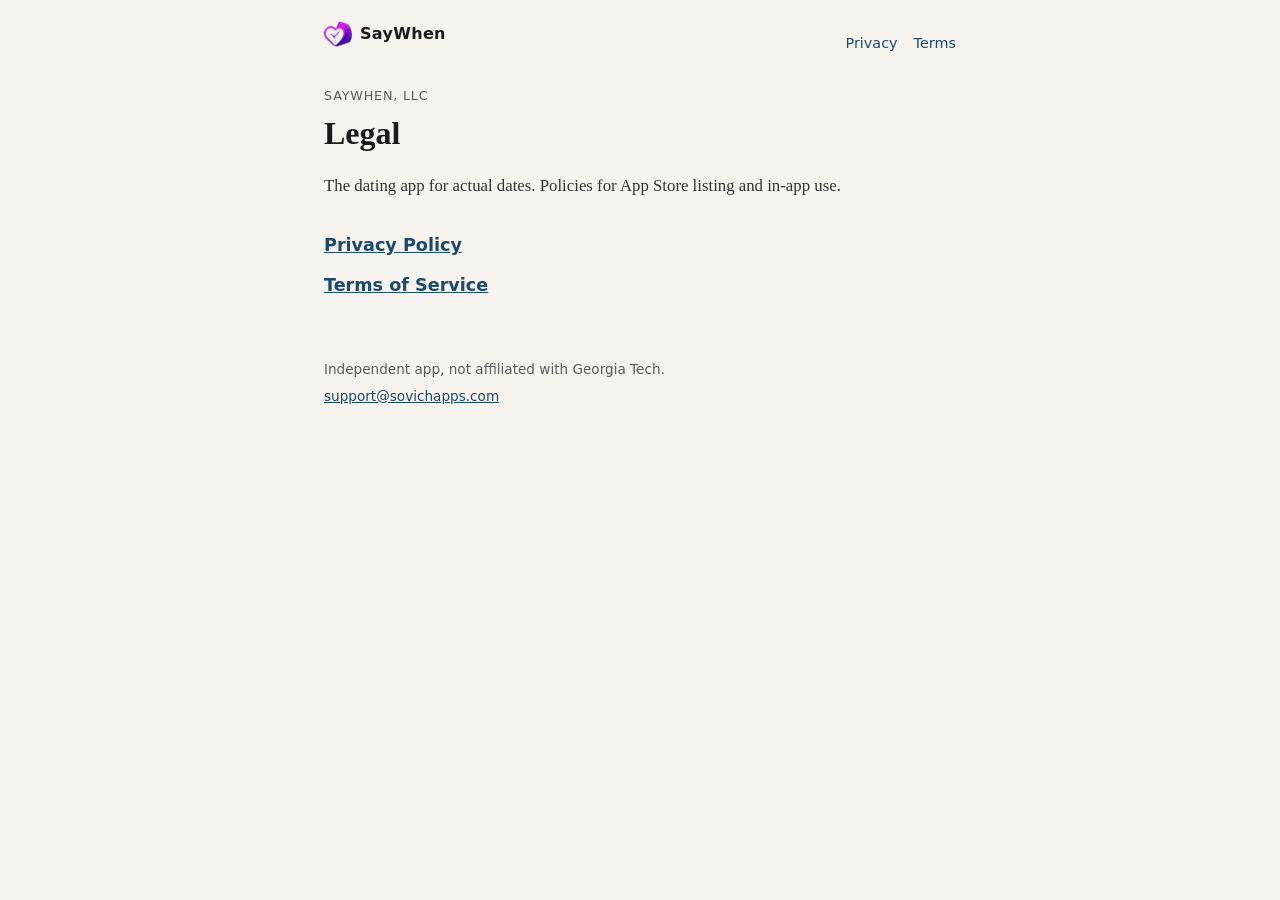
<file: index.html>
<!DOCTYPE html>
<html lang="en">
<head>
  <meta charset="utf-8" />
  <meta name="viewport" content="width=device-width, initial-scale=1" />
  <title>SayWhen · Legal</title>
  <meta name="description" content="Privacy Policy and Terms of Service for the SayWhen dating app." />
  <link rel="icon" href="favicon.ico" sizes="any" />
  <link rel="icon" type="image/png" href="favicon.png" />
  <link rel="apple-touch-icon" href="apple-touch-icon.png" />
  <link rel="stylesheet" href="styles.css" />
</head>
<body>
  <header class="top">
    <a class="brand" href="index.html"><img class="brand-mark" src="logo-mark.png" width="28" height="28" alt="" />SayWhen</a>
    <nav>
      <a href="privacy/">Privacy</a>
      <a href="terms/">Terms</a>
    </nav>
  </header>
  <main class="home">
    <p class="eyebrow">SayWhen, LLC</p>
    <h1>Legal</h1>
    <p class="lede">The dating app for actual dates. Policies for App Store listing and in-app use.</p>
    <ul class="links">
      <li><a href="privacy/">Privacy Policy</a></li>
      <li><a href="terms/">Terms of Service</a></li>
    </ul>
  </main>
  <footer class="foot">
    <p>Independent app, not affiliated with Georgia Tech.</p>
    <p><a href="mailto:support@sovichapps.com">support@sovichapps.com</a></p>
  </footer>
</body>
</html>
</file>
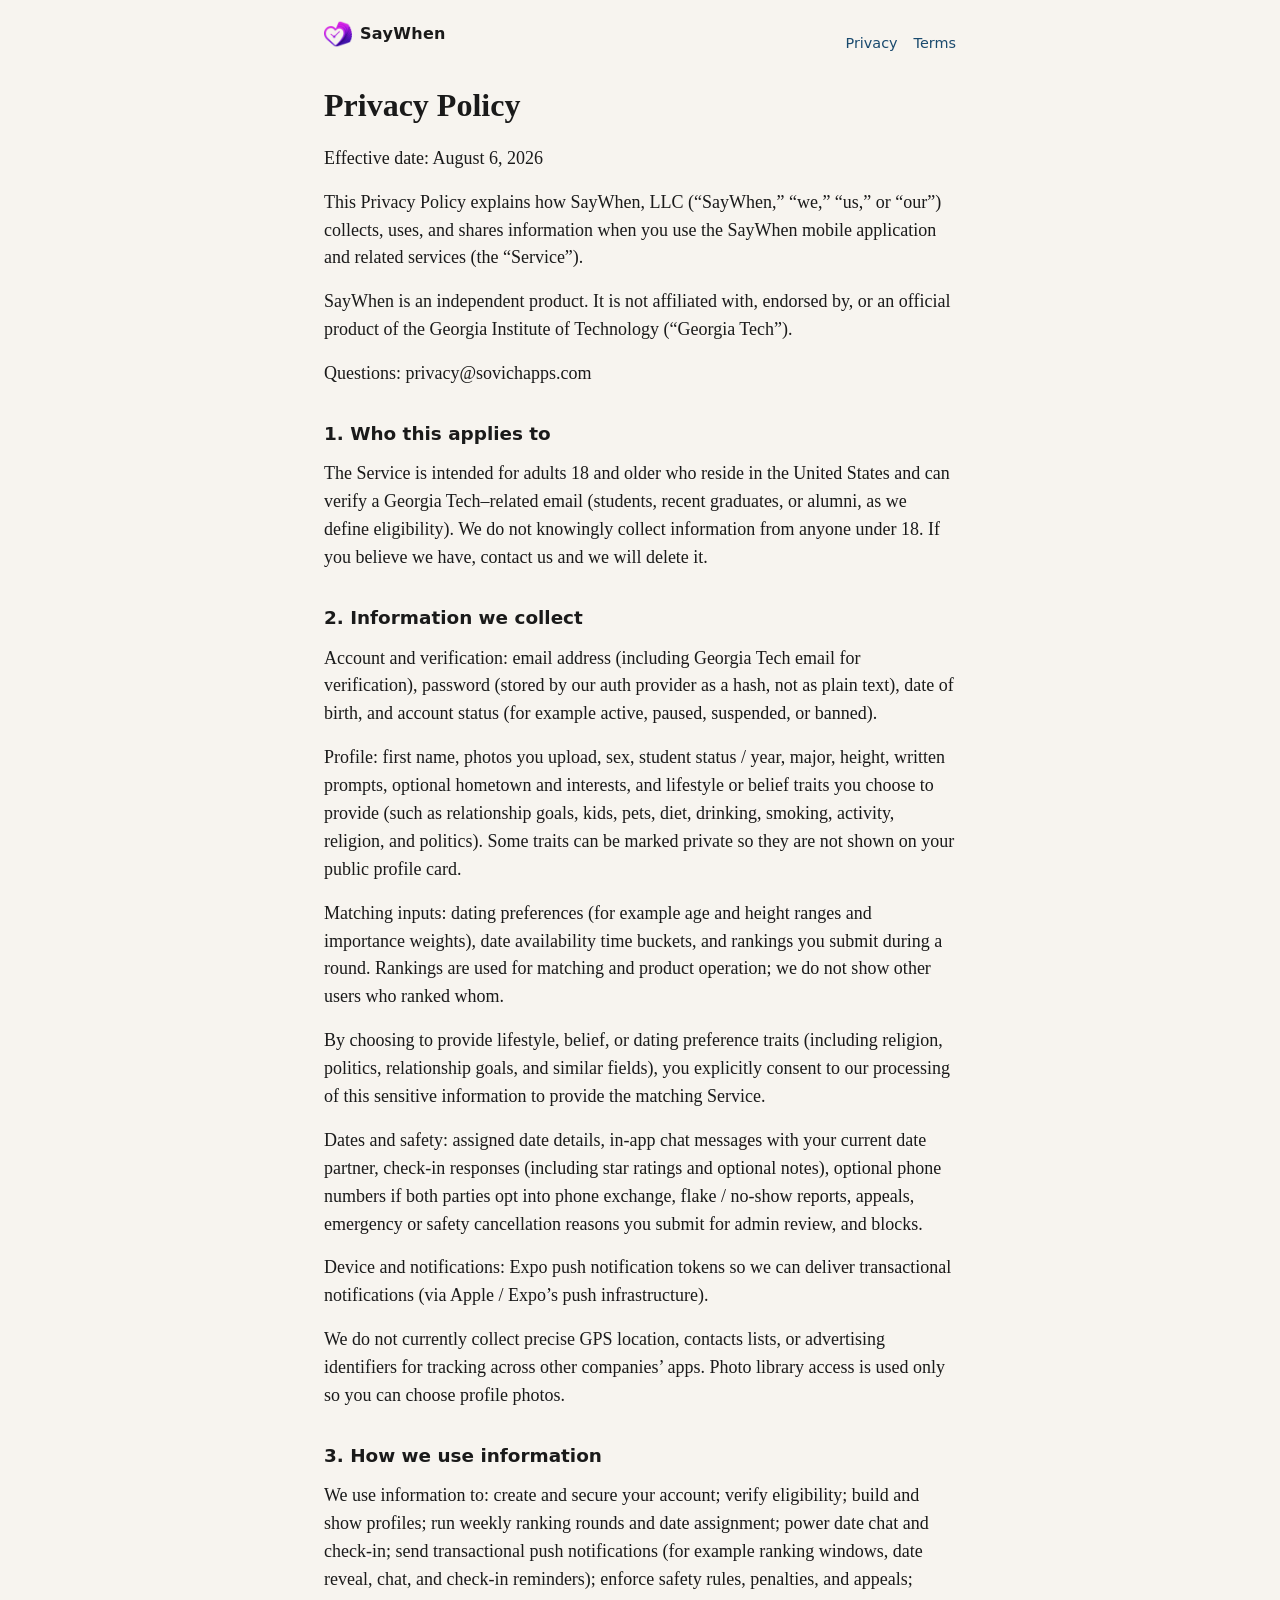
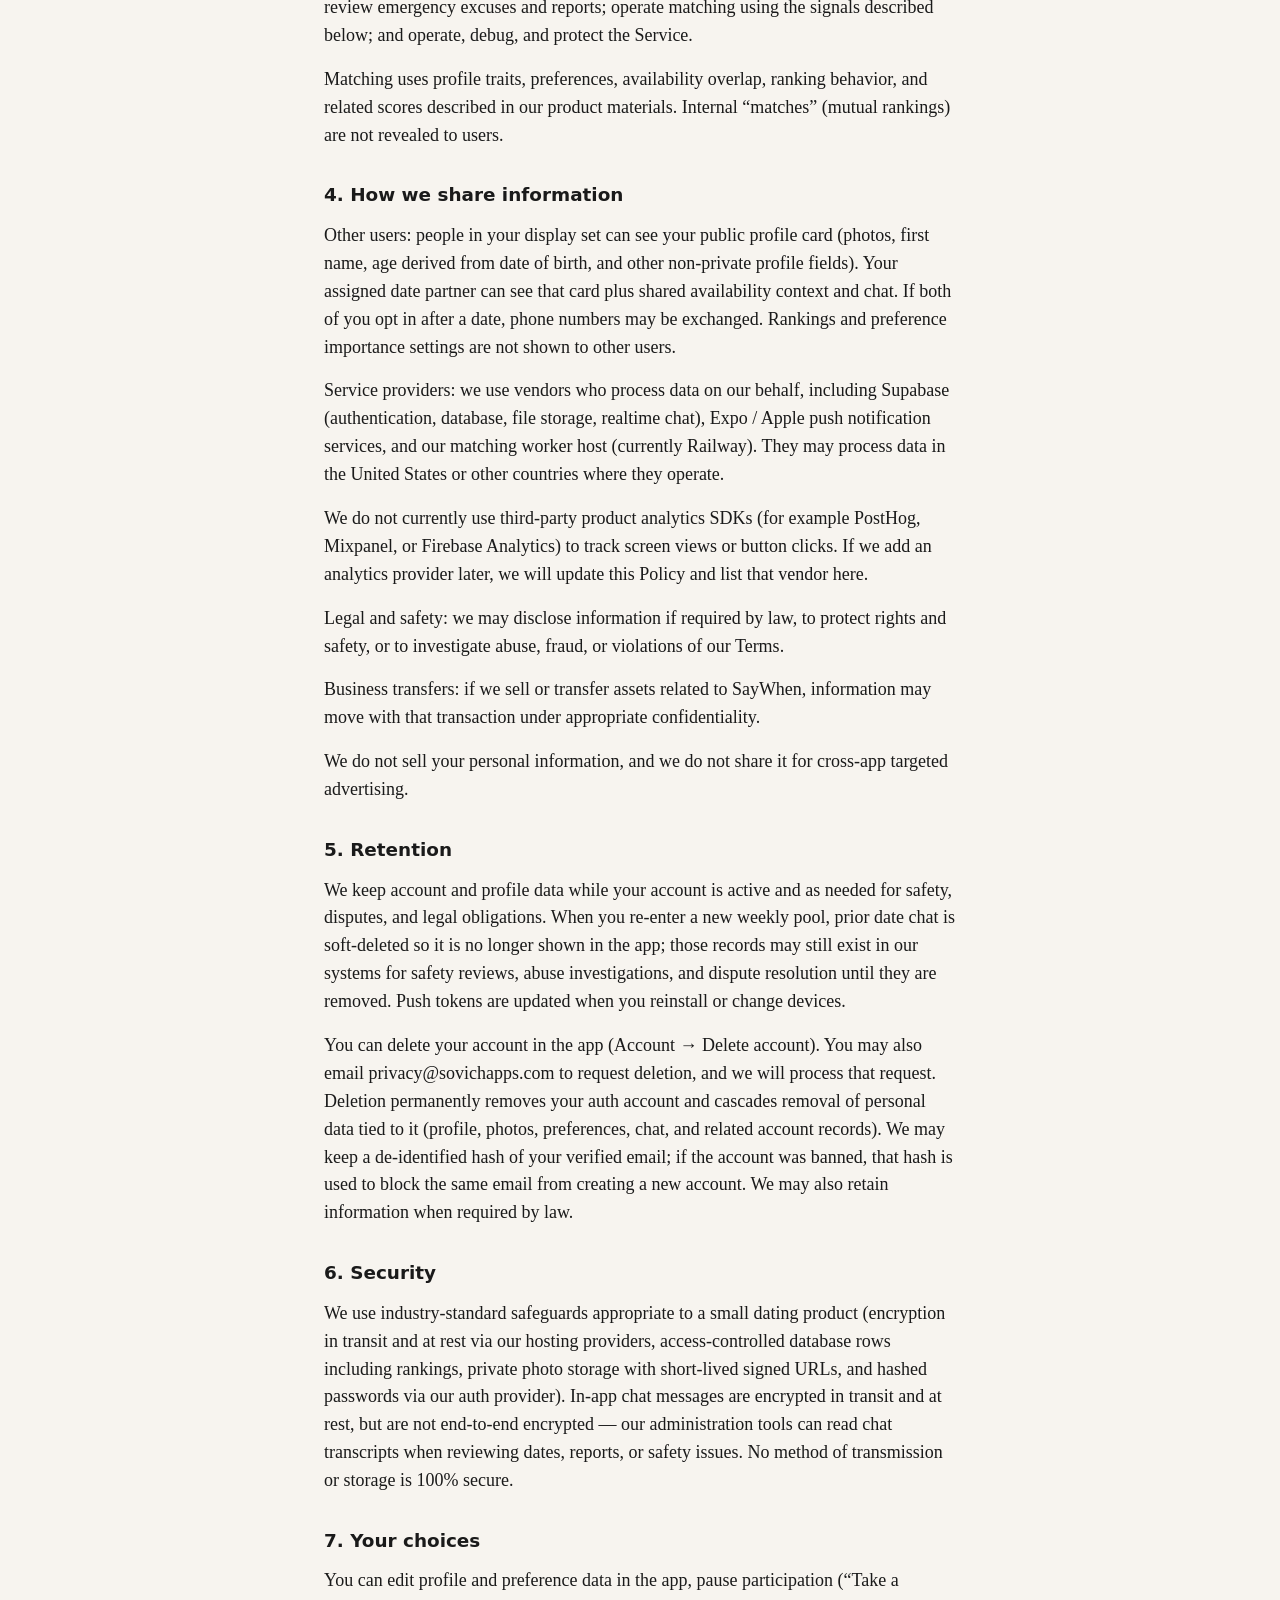
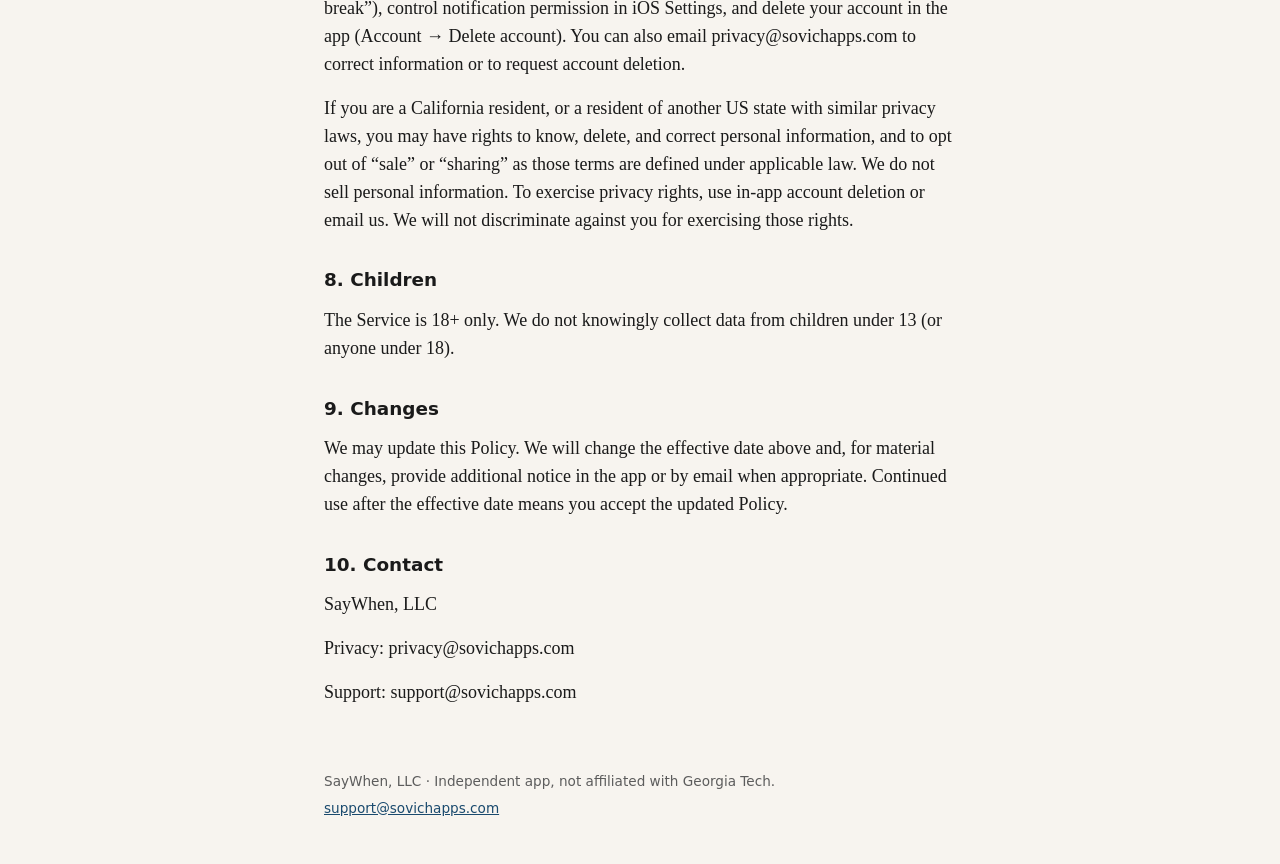
<file: privacy/index.html>
<!DOCTYPE html>
<html lang="en">
<head>
  <meta charset="utf-8" />
  <meta name="viewport" content="width=device-width, initial-scale=1" />
  <title>Privacy Policy · SayWhen</title>
  <meta name="description" content="SayWhen Privacy Policy — how we collect and use your information." />
  <link rel="icon" href="../favicon.ico" sizes="any" />
  <link rel="icon" type="image/png" href="../favicon.png" />
  <link rel="apple-touch-icon" href="../apple-touch-icon.png" />
  <link rel="stylesheet" href="../styles.css" />
</head>
<body>
  <header class="top">
    <a class="brand" href="../index.html"><img class="brand-mark" src="../logo-mark.png" width="28" height="28" alt="" />SayWhen</a>
    <nav>
      <a href="../privacy/">Privacy</a>
      <a href="../terms/">Terms</a>
    </nav>
  </header>
  <main class="doc">
    <h1>Privacy Policy</h1>
    <p>Effective date: August 6, 2026</p>
<p>This Privacy Policy explains how SayWhen, LLC (“SayWhen,” “we,” “us,” or “our”) collects, uses, and shares information when you use the SayWhen mobile application and related services (the “Service”).</p>
<p>SayWhen is an independent product. It is not affiliated with, endorsed by, or an official product of the Georgia Institute of Technology (“Georgia Tech”).</p>
<p>Questions: privacy@sovichapps.com</p>
<h2>1. Who this applies to</h2>
<p>The Service is intended for adults 18 and older who reside in the United States and can verify a Georgia Tech–related email (students, recent graduates, or alumni, as we define eligibility). We do not knowingly collect information from anyone under 18. If you believe we have, contact us and we will delete it.</p>
<h2>2. Information we collect</h2>
<p>Account and verification: email address (including Georgia Tech email for verification), password (stored by our auth provider as a hash, not as plain text), date of birth, and account status (for example active, paused, suspended, or banned).</p>
<p>Profile: first name, photos you upload, sex, student status / year, major, height, written prompts, optional hometown and interests, and lifestyle or belief traits you choose to provide (such as relationship goals, kids, pets, diet, drinking, smoking, activity, religion, and politics). Some traits can be marked private so they are not shown on your public profile card.</p>
<p>Matching inputs: dating preferences (for example age and height ranges and importance weights), date availability time buckets, and rankings you submit during a round. Rankings are used for matching and product operation; we do not show other users who ranked whom.</p>
<p>By choosing to provide lifestyle, belief, or dating preference traits (including religion, politics, relationship goals, and similar fields), you explicitly consent to our processing of this sensitive information to provide the matching Service.</p>
<p>Dates and safety: assigned date details, in-app chat messages with your current date partner, check-in responses (including star ratings and optional notes), optional phone numbers if both parties opt into phone exchange, flake / no-show reports, appeals, emergency or safety cancellation reasons you submit for admin review, and blocks.</p>
<p>Device and notifications: Expo push notification tokens so we can deliver transactional notifications (via Apple / Expo’s push infrastructure).</p>
<p>We do not currently collect precise GPS location, contacts lists, or advertising identifiers for tracking across other companies’ apps. Photo library access is used only so you can choose profile photos.</p>
<h2>3. How we use information</h2>
<p>We use information to: create and secure your account; verify eligibility; build and show profiles; run weekly ranking rounds and date assignment; power date chat and check-in; send transactional push notifications (for example ranking windows, date reveal, chat, and check-in reminders); enforce safety rules, penalties, and appeals; review emergency excuses and reports; operate matching using the signals described below; and operate, debug, and protect the Service.</p>
<p>Matching uses profile traits, preferences, availability overlap, ranking behavior, and related scores described in our product materials. Internal “matches” (mutual rankings) are not revealed to users.</p>
<h2>4. How we share information</h2>
<p>Other users: people in your display set can see your public profile card (photos, first name, age derived from date of birth, and other non-private profile fields). Your assigned date partner can see that card plus shared availability context and chat. If both of you opt in after a date, phone numbers may be exchanged. Rankings and preference importance settings are not shown to other users.</p>
<p>Service providers: we use vendors who process data on our behalf, including Supabase (authentication, database, file storage, realtime chat), Expo / Apple push notification services, and our matching worker host (currently Railway). They may process data in the United States or other countries where they operate.</p>
<p>We do not currently use third-party product analytics SDKs (for example PostHog, Mixpanel, or Firebase Analytics) to track screen views or button clicks. If we add an analytics provider later, we will update this Policy and list that vendor here.</p>
<p>Legal and safety: we may disclose information if required by law, to protect rights and safety, or to investigate abuse, fraud, or violations of our Terms.</p>
<p>Business transfers: if we sell or transfer assets related to SayWhen, information may move with that transaction under appropriate confidentiality.</p>
<p>We do not sell your personal information, and we do not share it for cross-app targeted advertising.</p>
<h2>5. Retention</h2>
<p>We keep account and profile data while your account is active and as needed for safety, disputes, and legal obligations. When you re-enter a new weekly pool, prior date chat is soft-deleted so it is no longer shown in the app; those records may still exist in our systems for safety reviews, abuse investigations, and dispute resolution until they are removed. Push tokens are updated when you reinstall or change devices.</p>
<p>You can delete your account in the app (Account → Delete account). You may also email privacy@sovichapps.com to request deletion, and we will process that request. Deletion permanently removes your auth account and cascades removal of personal data tied to it (profile, photos, preferences, chat, and related account records). We may keep a de-identified hash of your verified email; if the account was banned, that hash is used to block the same email from creating a new account. We may also retain information when required by law.</p>
<h2>6. Security</h2>
<p>We use industry-standard safeguards appropriate to a small dating product (encryption in transit and at rest via our hosting providers, access-controlled database rows including rankings, private photo storage with short-lived signed URLs, and hashed passwords via our auth provider). In-app chat messages are encrypted in transit and at rest, but are not end-to-end encrypted — our administration tools can read chat transcripts when reviewing dates, reports, or safety issues. No method of transmission or storage is 100% secure.</p>
<h2>7. Your choices</h2>
<p>You can edit profile and preference data in the app, pause participation (“Take a break”), control notification permission in iOS Settings, and delete your account in the app (Account → Delete account). You can also email privacy@sovichapps.com to correct information or to request account deletion.</p>
<p>If you are a California resident, or a resident of another US state with similar privacy laws, you may have rights to know, delete, and correct personal information, and to opt out of “sale” or “sharing” as those terms are defined under applicable law. We do not sell personal information. To exercise privacy rights, use in-app account deletion or email us. We will not discriminate against you for exercising those rights.</p>
<h2>8. Children</h2>
<p>The Service is 18+ only. We do not knowingly collect data from children under 13 (or anyone under 18).</p>
<h2>9. Changes</h2>
<p>We may update this Policy. We will change the effective date above and, for material changes, provide additional notice in the app or by email when appropriate. Continued use after the effective date means you accept the updated Policy.</p>
<h2>10. Contact</h2>
<p>SayWhen, LLC</p>
<p>Privacy: privacy@sovichapps.com</p>
<p>Support: support@sovichapps.com</p>
  </main>
  <footer class="foot">
    <p>SayWhen, LLC · Independent app, not affiliated with Georgia Tech.</p>
    <p><a href="mailto:support@sovichapps.com">support@sovichapps.com</a></p>
  </footer>
</body>
</html>
</file>
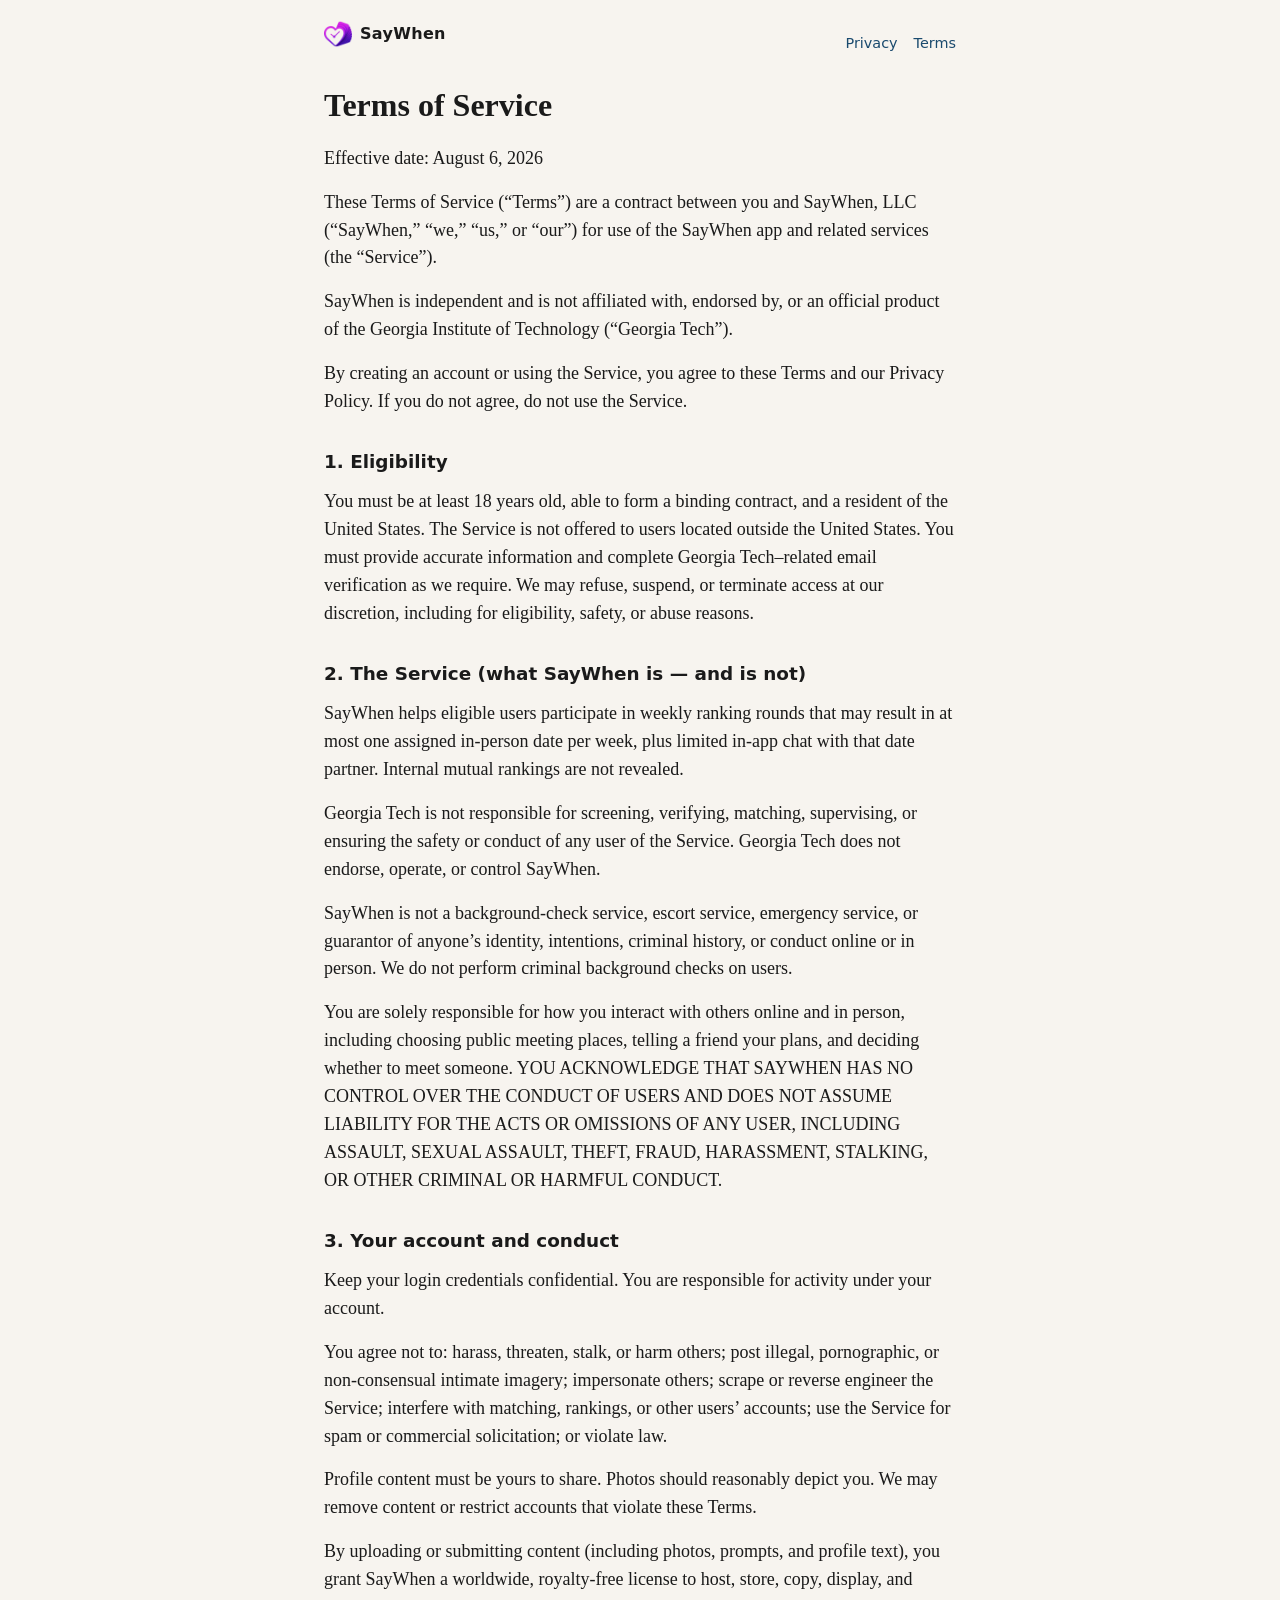
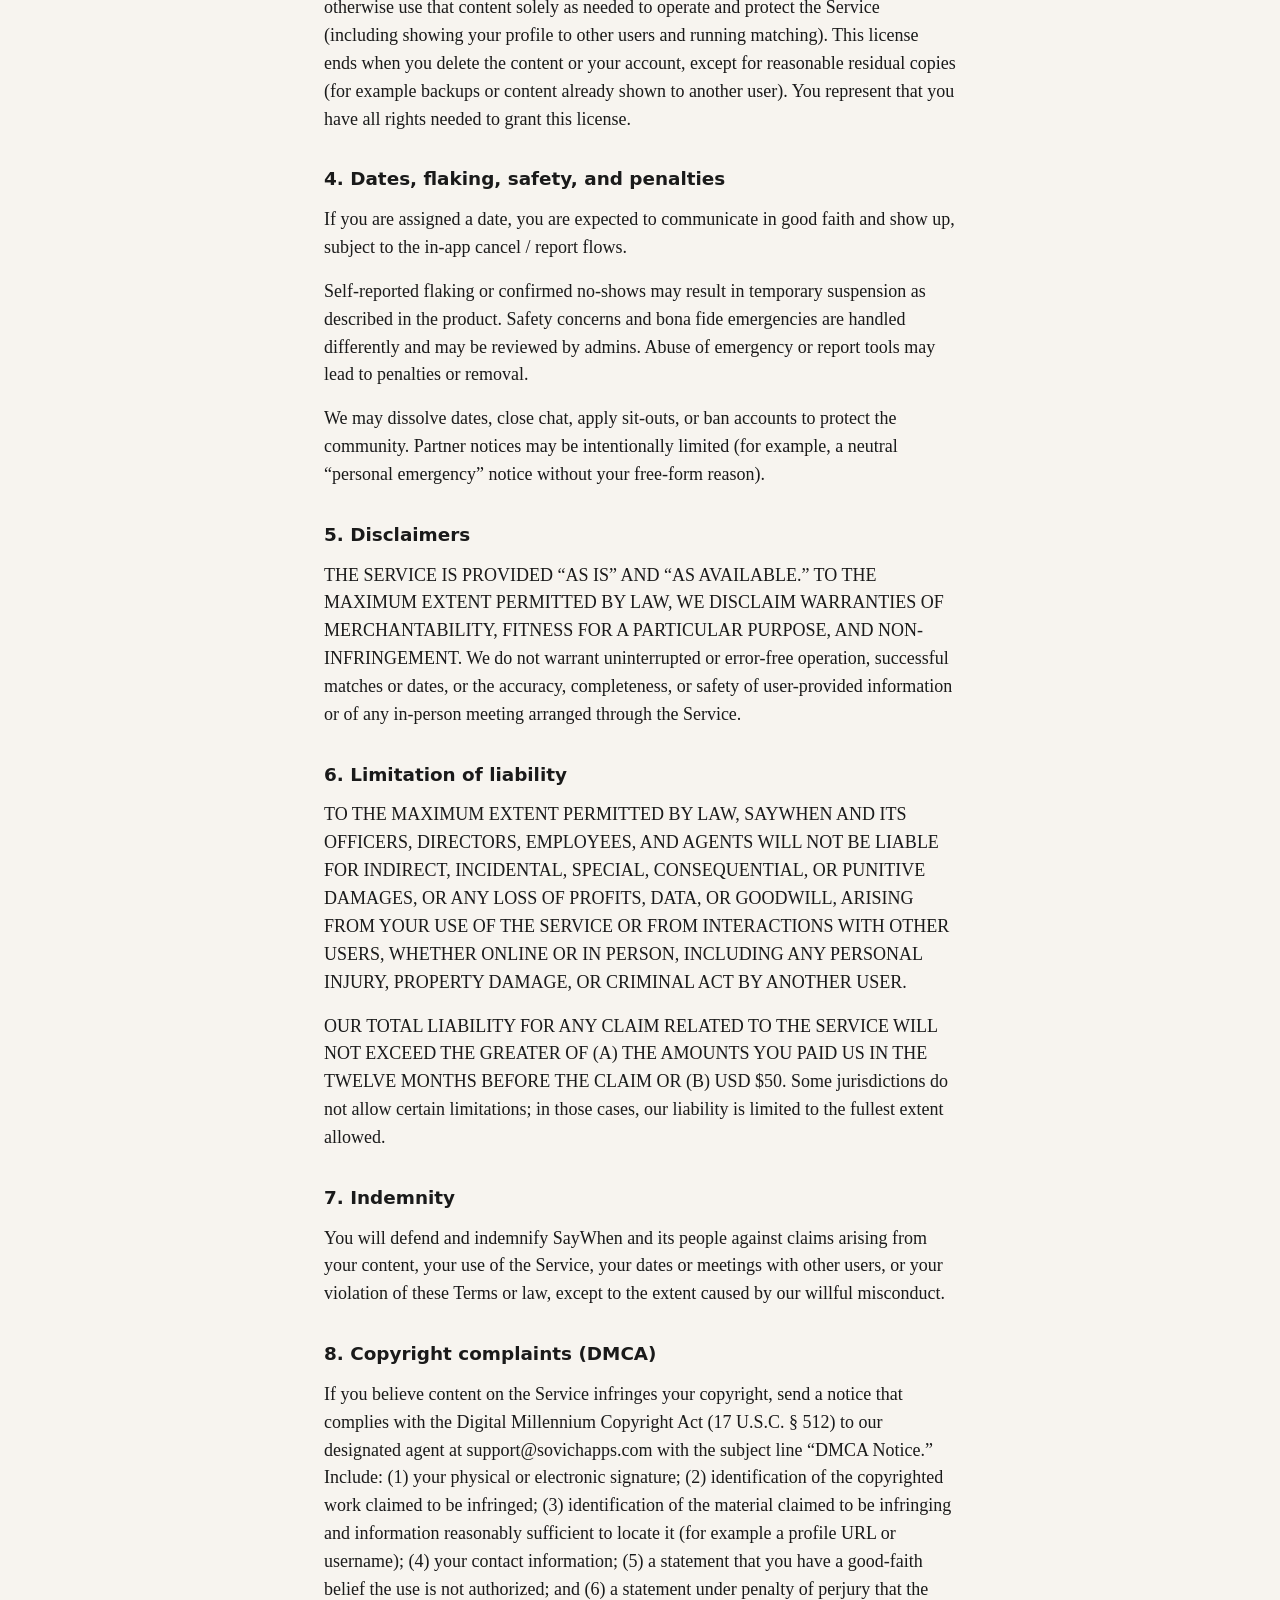
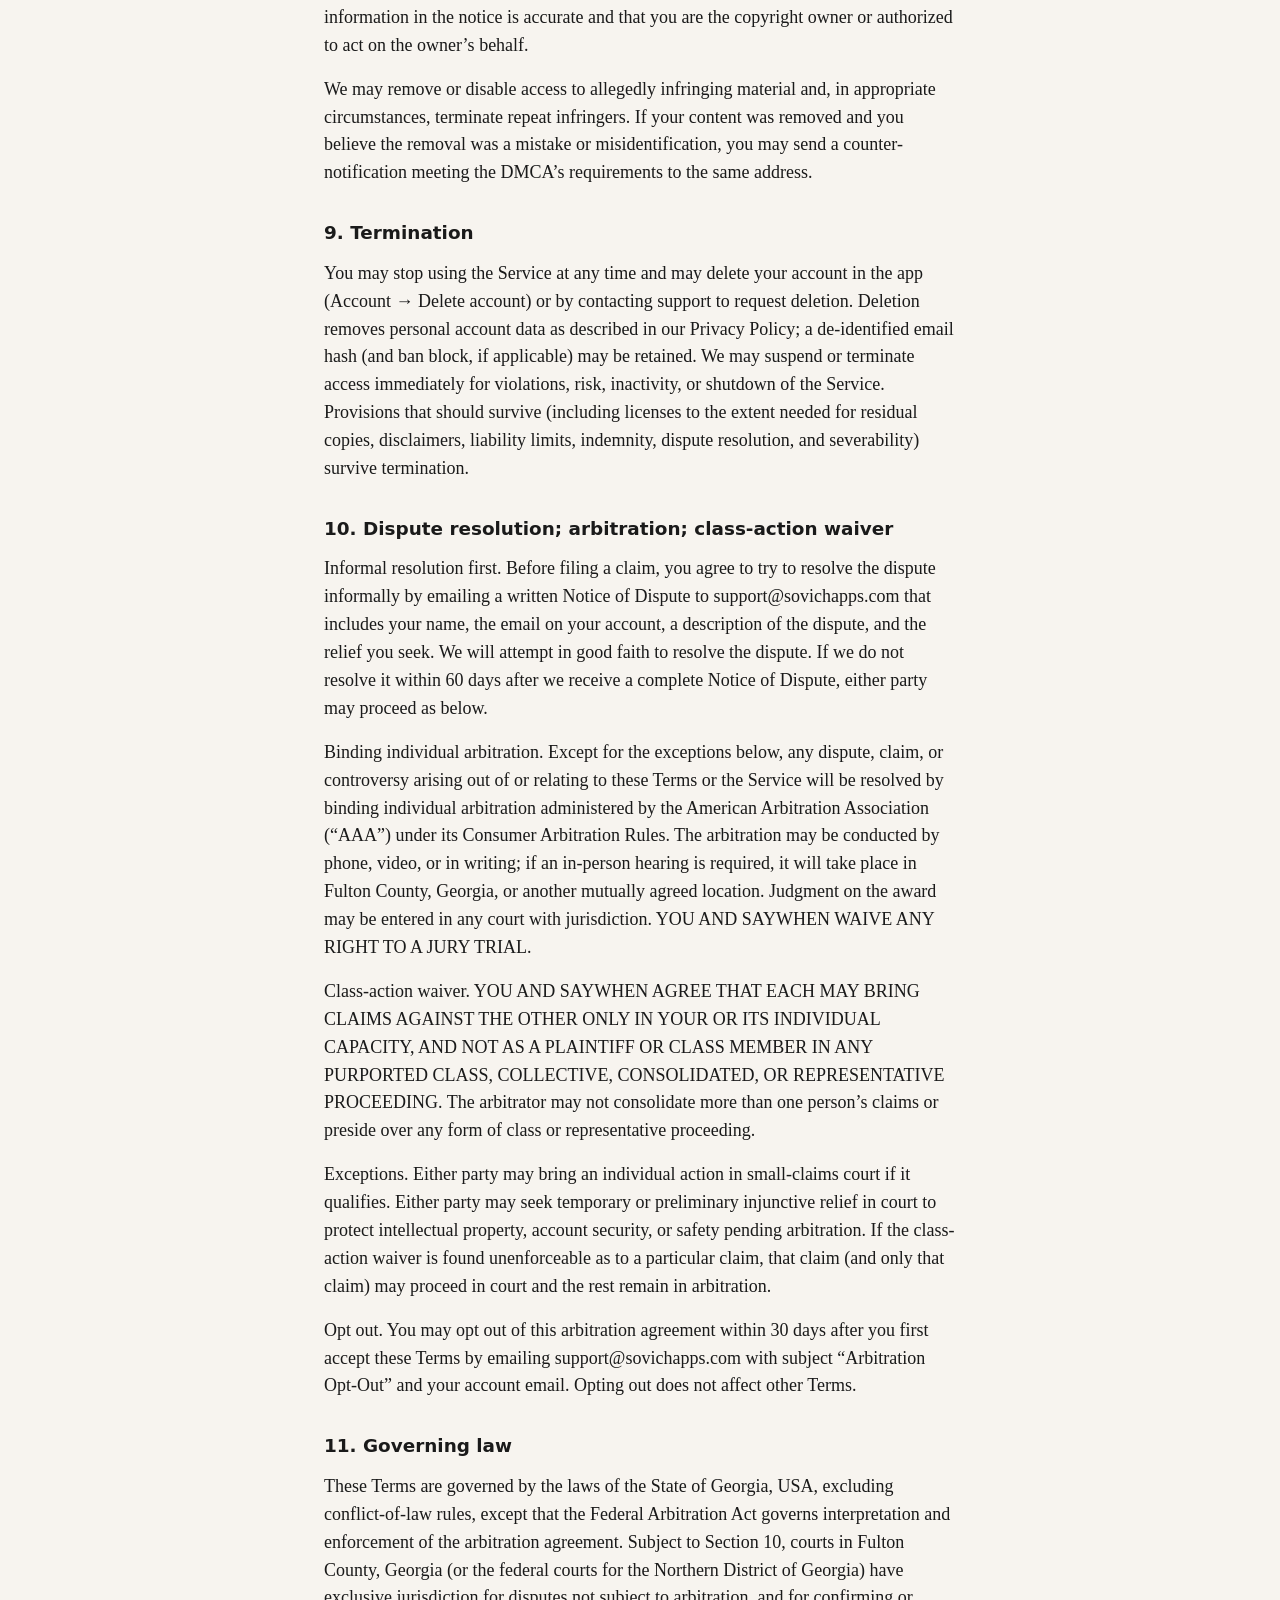
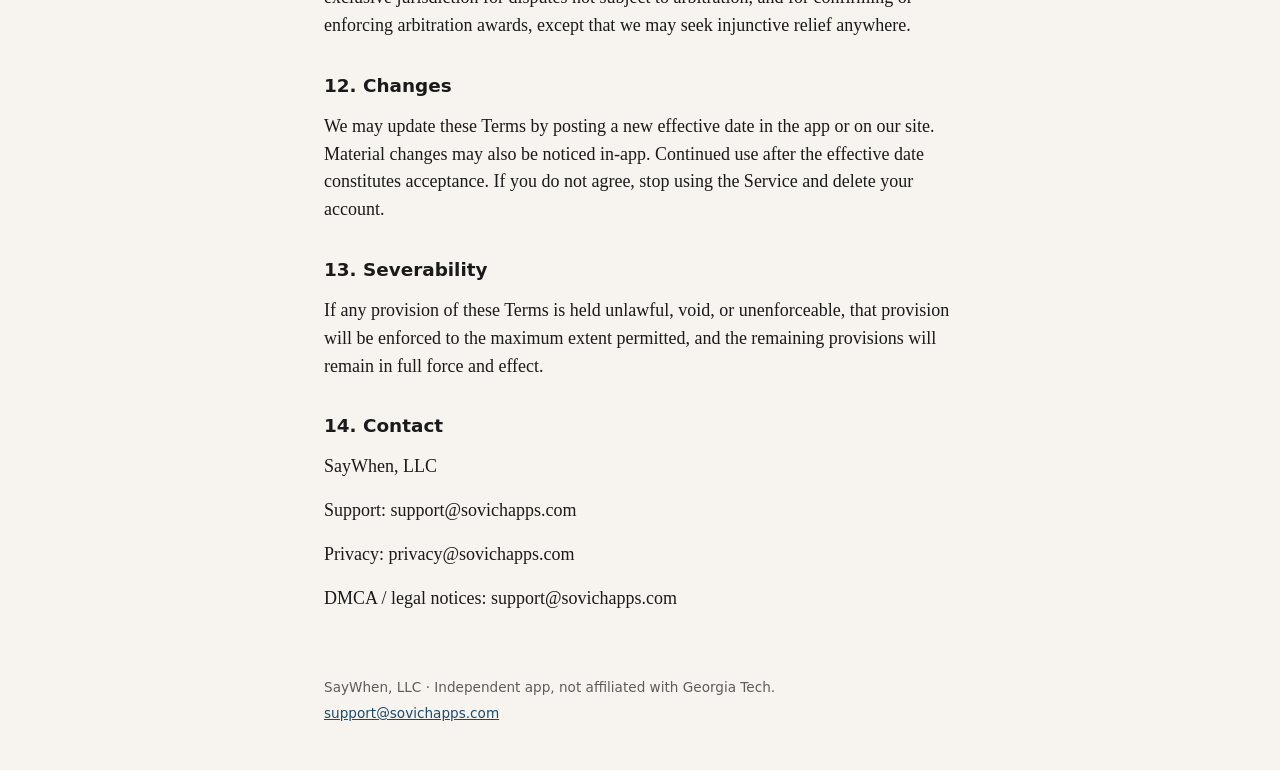
<file: terms/index.html>
<!DOCTYPE html>
<html lang="en">
<head>
  <meta charset="utf-8" />
  <meta name="viewport" content="width=device-width, initial-scale=1" />
  <title>Terms of Service · SayWhen</title>
  <meta name="description" content="SayWhen Terms of Service — rules for using the app." />
  <link rel="icon" href="../favicon.ico" sizes="any" />
  <link rel="icon" type="image/png" href="../favicon.png" />
  <link rel="apple-touch-icon" href="../apple-touch-icon.png" />
  <link rel="stylesheet" href="../styles.css" />
</head>
<body>
  <header class="top">
    <a class="brand" href="../index.html"><img class="brand-mark" src="../logo-mark.png" width="28" height="28" alt="" />SayWhen</a>
    <nav>
      <a href="../privacy/">Privacy</a>
      <a href="../terms/">Terms</a>
    </nav>
  </header>
  <main class="doc">
    <h1>Terms of Service</h1>
    <p>Effective date: August 6, 2026</p>
<p>These Terms of Service (“Terms”) are a contract between you and SayWhen, LLC (“SayWhen,” “we,” “us,” or “our”) for use of the SayWhen app and related services (the “Service”).</p>
<p>SayWhen is independent and is not affiliated with, endorsed by, or an official product of the Georgia Institute of Technology (“Georgia Tech”).</p>
<p>By creating an account or using the Service, you agree to these Terms and our Privacy Policy. If you do not agree, do not use the Service.</p>
<h2>1. Eligibility</h2>
<p>You must be at least 18 years old, able to form a binding contract, and a resident of the United States. The Service is not offered to users located outside the United States. You must provide accurate information and complete Georgia Tech–related email verification as we require. We may refuse, suspend, or terminate access at our discretion, including for eligibility, safety, or abuse reasons.</p>
<h2>2. The Service (what SayWhen is — and is not)</h2>
<p>SayWhen helps eligible users participate in weekly ranking rounds that may result in at most one assigned in-person date per week, plus limited in-app chat with that date partner. Internal mutual rankings are not revealed.</p>
<p>Georgia Tech is not responsible for screening, verifying, matching, supervising, or ensuring the safety or conduct of any user of the Service. Georgia Tech does not endorse, operate, or control SayWhen.</p>
<p>SayWhen is not a background-check service, escort service, emergency service, or guarantor of anyone’s identity, intentions, criminal history, or conduct online or in person. We do not perform criminal background checks on users.</p>
<p>You are solely responsible for how you interact with others online and in person, including choosing public meeting places, telling a friend your plans, and deciding whether to meet someone. YOU ACKNOWLEDGE THAT SAYWHEN HAS NO CONTROL OVER THE CONDUCT OF USERS AND DOES NOT ASSUME LIABILITY FOR THE ACTS OR OMISSIONS OF ANY USER, INCLUDING ASSAULT, SEXUAL ASSAULT, THEFT, FRAUD, HARASSMENT, STALKING, OR OTHER CRIMINAL OR HARMFUL CONDUCT.</p>
<h2>3. Your account and conduct</h2>
<p>Keep your login credentials confidential. You are responsible for activity under your account.</p>
<p>You agree not to: harass, threaten, stalk, or harm others; post illegal, pornographic, or non-consensual intimate imagery; impersonate others; scrape or reverse engineer the Service; interfere with matching, rankings, or other users’ accounts; use the Service for spam or commercial solicitation; or violate law.</p>
<p>Profile content must be yours to share. Photos should reasonably depict you. We may remove content or restrict accounts that violate these Terms.</p>
<p>By uploading or submitting content (including photos, prompts, and profile text), you grant SayWhen a worldwide, royalty-free license to host, store, copy, display, and otherwise use that content solely as needed to operate and protect the Service (including showing your profile to other users and running matching). This license ends when you delete the content or your account, except for reasonable residual copies (for example backups or content already shown to another user). You represent that you have all rights needed to grant this license.</p>
<h2>4. Dates, flaking, safety, and penalties</h2>
<p>If you are assigned a date, you are expected to communicate in good faith and show up, subject to the in-app cancel / report flows.</p>
<p>Self-reported flaking or confirmed no-shows may result in temporary suspension as described in the product. Safety concerns and bona fide emergencies are handled differently and may be reviewed by admins. Abuse of emergency or report tools may lead to penalties or removal.</p>
<p>We may dissolve dates, close chat, apply sit-outs, or ban accounts to protect the community. Partner notices may be intentionally limited (for example, a neutral “personal emergency” notice without your free-form reason).</p>
<h2>5. Disclaimers</h2>
<p>THE SERVICE IS PROVIDED “AS IS” AND “AS AVAILABLE.” TO THE MAXIMUM EXTENT PERMITTED BY LAW, WE DISCLAIM WARRANTIES OF MERCHANTABILITY, FITNESS FOR A PARTICULAR PURPOSE, AND NON-INFRINGEMENT. We do not warrant uninterrupted or error-free operation, successful matches or dates, or the accuracy, completeness, or safety of user-provided information or of any in-person meeting arranged through the Service.</p>
<h2>6. Limitation of liability</h2>
<p>TO THE MAXIMUM EXTENT PERMITTED BY LAW, SAYWHEN AND ITS OFFICERS, DIRECTORS, EMPLOYEES, AND AGENTS WILL NOT BE LIABLE FOR INDIRECT, INCIDENTAL, SPECIAL, CONSEQUENTIAL, OR PUNITIVE DAMAGES, OR ANY LOSS OF PROFITS, DATA, OR GOODWILL, ARISING FROM YOUR USE OF THE SERVICE OR FROM INTERACTIONS WITH OTHER USERS, WHETHER ONLINE OR IN PERSON, INCLUDING ANY PERSONAL INJURY, PROPERTY DAMAGE, OR CRIMINAL ACT BY ANOTHER USER.</p>
<p>OUR TOTAL LIABILITY FOR ANY CLAIM RELATED TO THE SERVICE WILL NOT EXCEED THE GREATER OF (A) THE AMOUNTS YOU PAID US IN THE TWELVE MONTHS BEFORE THE CLAIM OR (B) USD $50. Some jurisdictions do not allow certain limitations; in those cases, our liability is limited to the fullest extent allowed.</p>
<h2>7. Indemnity</h2>
<p>You will defend and indemnify SayWhen and its people against claims arising from your content, your use of the Service, your dates or meetings with other users, or your violation of these Terms or law, except to the extent caused by our willful misconduct.</p>
<h2>8. Copyright complaints (DMCA)</h2>
<p>If you believe content on the Service infringes your copyright, send a notice that complies with the Digital Millennium Copyright Act (17 U.S.C. § 512) to our designated agent at support@sovichapps.com with the subject line “DMCA Notice.” Include: (1) your physical or electronic signature; (2) identification of the copyrighted work claimed to be infringed; (3) identification of the material claimed to be infringing and information reasonably sufficient to locate it (for example a profile URL or username); (4) your contact information; (5) a statement that you have a good-faith belief the use is not authorized; and (6) a statement under penalty of perjury that the information in the notice is accurate and that you are the copyright owner or authorized to act on the owner’s behalf.</p>
<p>We may remove or disable access to allegedly infringing material and, in appropriate circumstances, terminate repeat infringers. If your content was removed and you believe the removal was a mistake or misidentification, you may send a counter-notification meeting the DMCA’s requirements to the same address.</p>
<h2>9. Termination</h2>
<p>You may stop using the Service at any time and may delete your account in the app (Account → Delete account) or by contacting support to request deletion. Deletion removes personal account data as described in our Privacy Policy; a de-identified email hash (and ban block, if applicable) may be retained. We may suspend or terminate access immediately for violations, risk, inactivity, or shutdown of the Service. Provisions that should survive (including licenses to the extent needed for residual copies, disclaimers, liability limits, indemnity, dispute resolution, and severability) survive termination.</p>
<h2>10. Dispute resolution; arbitration; class-action waiver</h2>
<p>Informal resolution first. Before filing a claim, you agree to try to resolve the dispute informally by emailing a written Notice of Dispute to support@sovichapps.com that includes your name, the email on your account, a description of the dispute, and the relief you seek. We will attempt in good faith to resolve the dispute. If we do not resolve it within 60 days after we receive a complete Notice of Dispute, either party may proceed as below.</p>
<p>Binding individual arbitration. Except for the exceptions below, any dispute, claim, or controversy arising out of or relating to these Terms or the Service will be resolved by binding individual arbitration administered by the American Arbitration Association (“AAA”) under its Consumer Arbitration Rules. The arbitration may be conducted by phone, video, or in writing; if an in-person hearing is required, it will take place in Fulton County, Georgia, or another mutually agreed location. Judgment on the award may be entered in any court with jurisdiction. YOU AND SAYWHEN WAIVE ANY RIGHT TO A JURY TRIAL.</p>
<p>Class-action waiver. YOU AND SAYWHEN AGREE THAT EACH MAY BRING CLAIMS AGAINST THE OTHER ONLY IN YOUR OR ITS INDIVIDUAL CAPACITY, AND NOT AS A PLAINTIFF OR CLASS MEMBER IN ANY PURPORTED CLASS, COLLECTIVE, CONSOLIDATED, OR REPRESENTATIVE PROCEEDING. The arbitrator may not consolidate more than one person’s claims or preside over any form of class or representative proceeding.</p>
<p>Exceptions. Either party may bring an individual action in small-claims court if it qualifies. Either party may seek temporary or preliminary injunctive relief in court to protect intellectual property, account security, or safety pending arbitration. If the class-action waiver is found unenforceable as to a particular claim, that claim (and only that claim) may proceed in court and the rest remain in arbitration.</p>
<p>Opt out. You may opt out of this arbitration agreement within 30 days after you first accept these Terms by emailing support@sovichapps.com with subject “Arbitration Opt-Out” and your account email. Opting out does not affect other Terms.</p>
<h2>11. Governing law</h2>
<p>These Terms are governed by the laws of the State of Georgia, USA, excluding conflict-of-law rules, except that the Federal Arbitration Act governs interpretation and enforcement of the arbitration agreement. Subject to Section 10, courts in Fulton County, Georgia (or the federal courts for the Northern District of Georgia) have exclusive jurisdiction for disputes not subject to arbitration, and for confirming or enforcing arbitration awards, except that we may seek injunctive relief anywhere.</p>
<h2>12. Changes</h2>
<p>We may update these Terms by posting a new effective date in the app or on our site. Material changes may also be noticed in-app. Continued use after the effective date constitutes acceptance. If you do not agree, stop using the Service and delete your account.</p>
<h2>13. Severability</h2>
<p>If any provision of these Terms is held unlawful, void, or unenforceable, that provision will be enforced to the maximum extent permitted, and the remaining provisions will remain in full force and effect.</p>
<h2>14. Contact</h2>
<p>SayWhen, LLC</p>
<p>Support: support@sovichapps.com</p>
<p>Privacy: privacy@sovichapps.com</p>
<p>DMCA / legal notices: support@sovichapps.com</p>
  </main>
  <footer class="foot">
    <p>SayWhen, LLC · Independent app, not affiliated with Georgia Tech.</p>
    <p><a href="mailto:support@sovichapps.com">support@sovichapps.com</a></p>
  </footer>
</body>
</html>
</file>
<file: styles.css>
*,
*::before,
*::after {
  box-sizing: border-box;
}

body {
  margin: 0;
  font-family: Georgia, "Times New Roman", serif;
  font-size: 18px;
  line-height: 1.55;
  color: #1a1a1a;
  background: #f7f4ef;
}

a {
  color: #1a4a6e;
}

.top {
  display: flex;
  align-items: baseline;
  justify-content: space-between;
  gap: 1rem;
  max-width: 42rem;
  margin: 0 auto;
  padding: 1.25rem 1.25rem 0;
}

.brand {
  display: inline-flex;
  align-items: center;
  gap: 0.5rem;
  font-family: system-ui, -apple-system, sans-serif;
  font-weight: 700;
  font-size: 1rem;
  letter-spacing: 0.02em;
  text-decoration: none;
  color: #1a1a1a;
}

.brand-mark {
  width: 28px;
  height: 28px;
  display: block;
  flex-shrink: 0;
}

nav {
  display: flex;
  gap: 1rem;
  font-family: system-ui, -apple-system, sans-serif;
  font-size: 0.9rem;
}

nav a {
  text-decoration: none;
}

nav a:hover {
  text-decoration: underline;
}

.doc,
.home {
  max-width: 42rem;
  margin: 0 auto;
  padding: 2rem 1.25rem 3rem;
}

h1 {
  font-size: 2rem;
  line-height: 1.2;
  margin: 0 0 1.25rem;
  font-weight: 700;
}

h2 {
  font-size: 1.15rem;
  margin: 2rem 0 0.75rem;
  font-family: system-ui, -apple-system, sans-serif;
  font-weight: 650;
}

p {
  margin: 0 0 1rem;
}

.eyebrow {
  font-family: system-ui, -apple-system, sans-serif;
  font-size: 0.8rem;
  letter-spacing: 0.06em;
  text-transform: uppercase;
  color: #5c5c5c;
  margin-bottom: 0.5rem;
}

.lede {
  font-size: 1.05rem;
  color: #333;
}

.links {
  list-style: none;
  padding: 0;
  margin: 2rem 0 0;
  font-family: system-ui, -apple-system, sans-serif;
}

.links li {
  margin: 0 0 0.75rem;
}

.links a {
  font-size: 1.1rem;
  font-weight: 600;
}

.foot {
  max-width: 42rem;
  margin: 0 auto;
  padding: 0 1.25rem 2.5rem;
  font-family: system-ui, -apple-system, sans-serif;
  font-size: 0.85rem;
  color: #5c5c5c;
}

.foot p {
  margin: 0 0 0.35rem;
}
</file>
